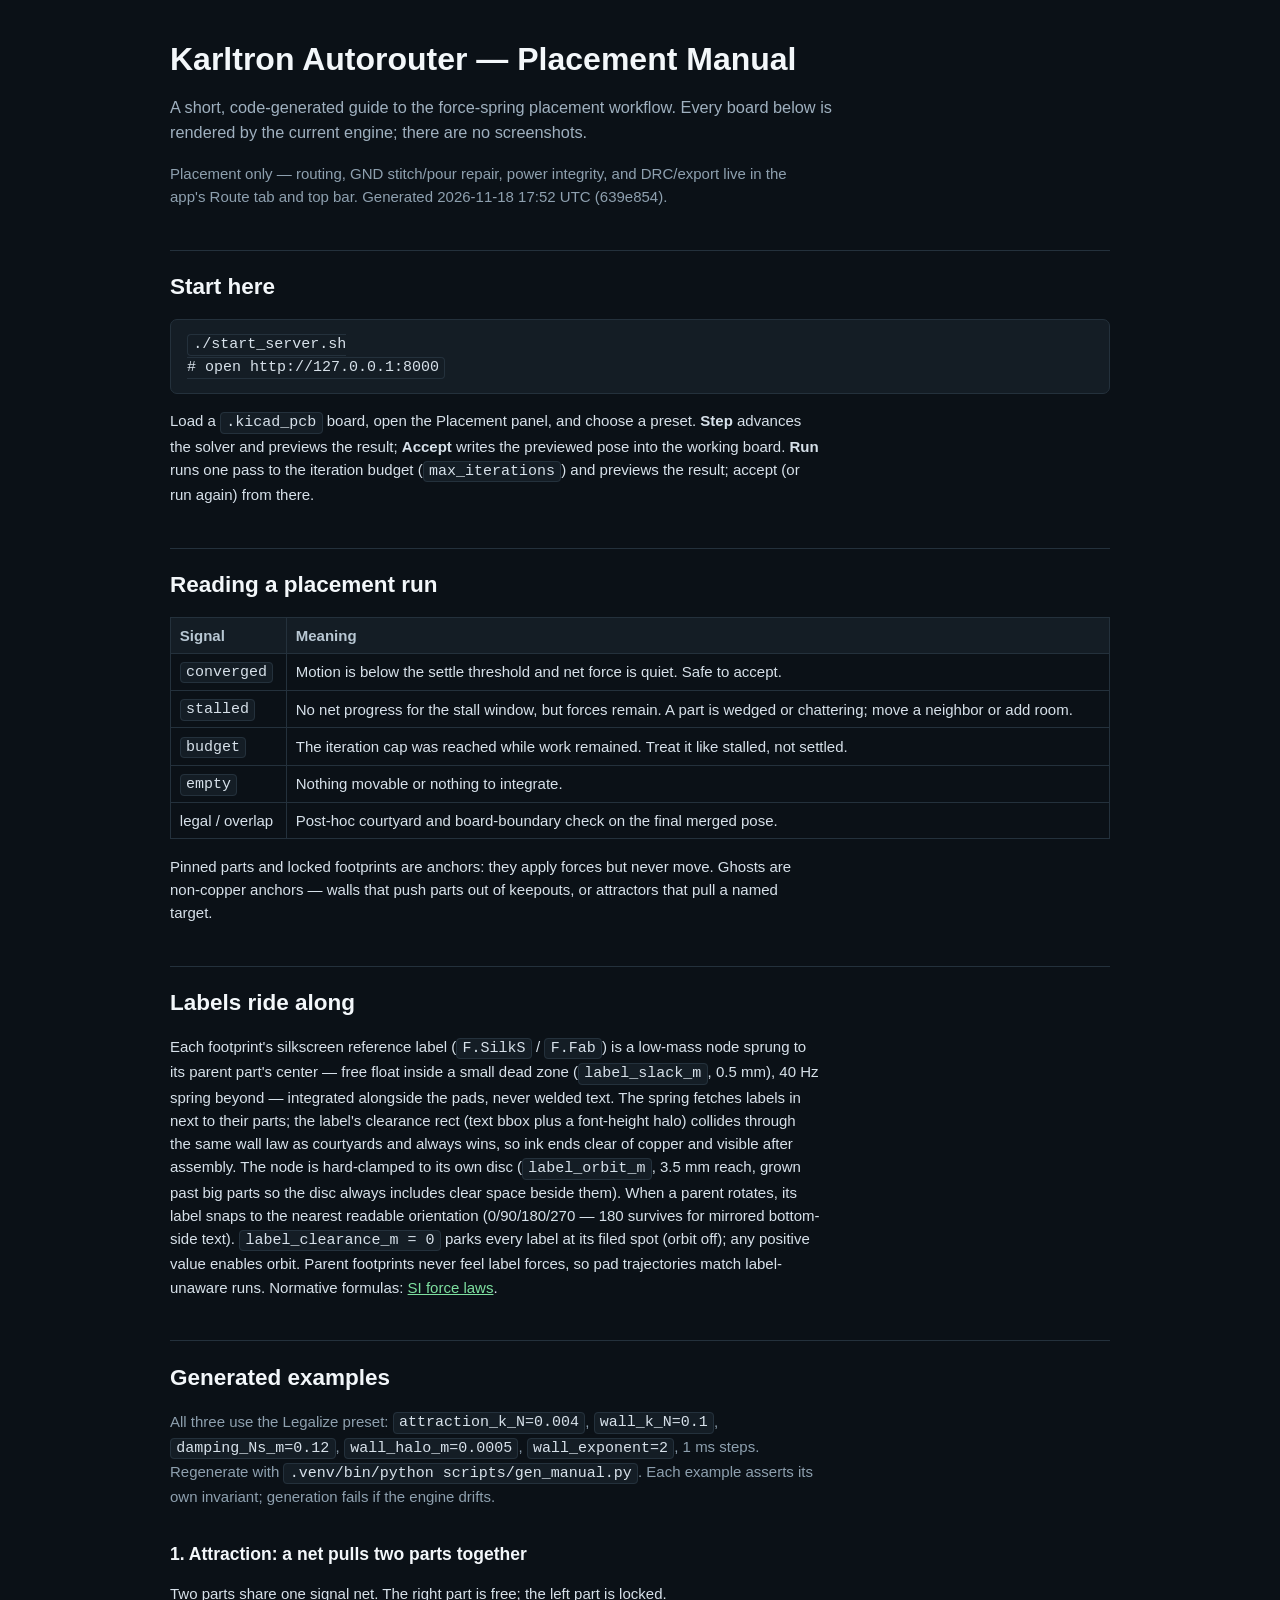
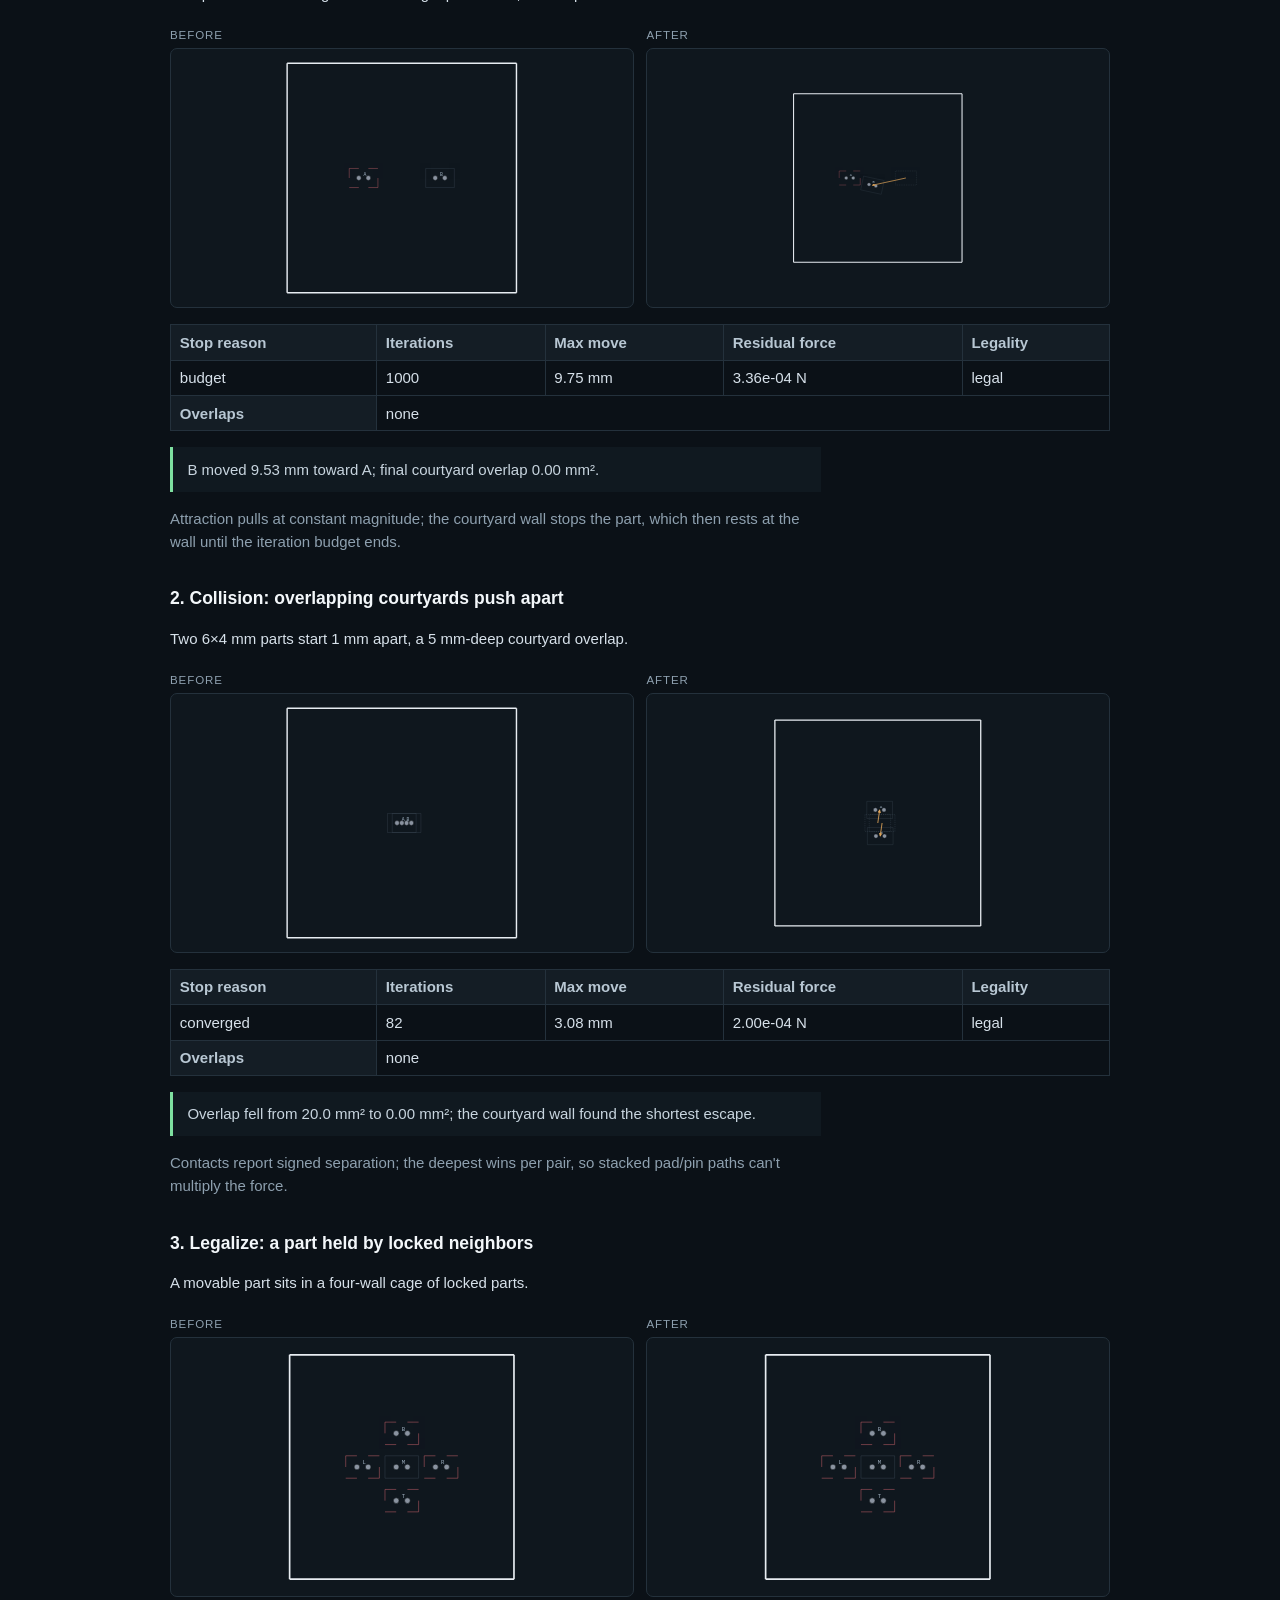
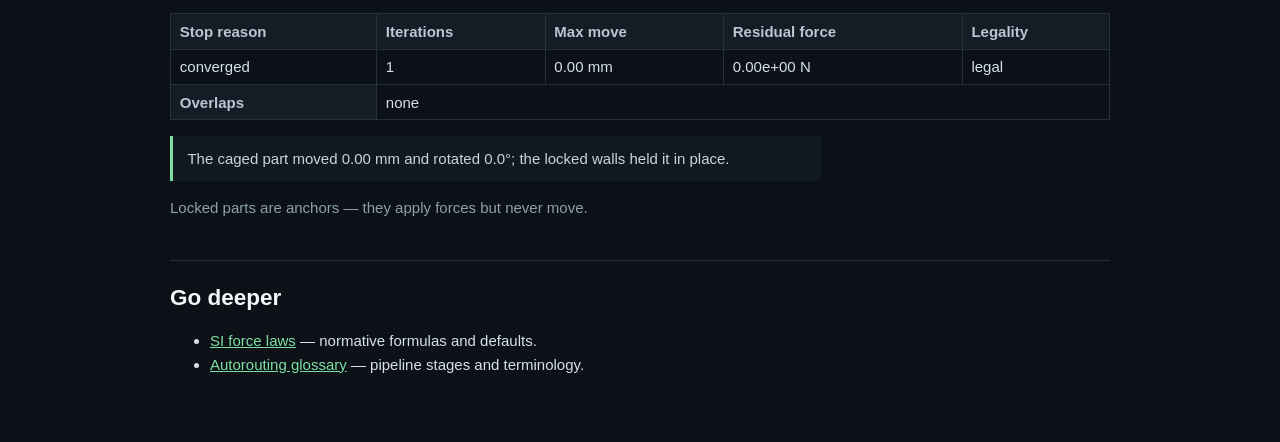
<file: ui/manual.html>
<!doctype html>
<html lang="en">
<head>
<meta charset="utf-8">
<meta name="viewport" content="width=device-width, initial-scale=1">
<title>Karltron Autorouter — Placement Manual</title>
<style>
  :root { color-scheme: dark; }
  * { box-sizing: border-box; }
  body { margin: 0; background: #0b1117; color: #d7e1ea;
         font: 15px/1.55 -apple-system, BlinkMacSystemFont, "Segoe UI", sans-serif; }
  main { max-width: 980px; margin: 0 auto; padding: 2.5rem 1.25rem 4rem; }
  h1, h2, h3 { color: #f3f7fa; line-height: 1.2; }
  h1 { font-size: 2rem; margin: 0 0 .4rem; }
  h2 { margin-top: 2.6rem; border-top: 1px solid #24313c; padding-top: 1.4rem; }
  h3 { margin-top: 1.7rem; }
  p, li { max-width: 78ch; }
  a { color: #7ee0a0; }
  code, pre { font-family: ui-monospace, SFMono-Regular, Menlo, monospace; }
  code { background: #141d25; border: 1px solid #24313c; border-radius: 4px;
         padding: .08em .35em; color: #d7e1ea; }
  pre { background: #141d25; border: 1px solid #24313c; border-radius: 7px;
        padding: .85rem 1rem; overflow: auto; }
  .lede { color: #9fb0bf; font-size: 1.02rem; }
  .example { margin-top: 2.2rem; }
  .boards { display: grid; grid-template-columns: 1fr 1fr; gap: .8rem; margin: 1rem 0; }
  .board { height: 260px; background: #0f171e; border: 1px solid #24313c;
           border-radius: 7px; overflow: hidden; }
  .board svg { display: block; width: 100%; height: 100%; }
  .board-label { color: #8ea0af; font-size: .72rem; letter-spacing: .08em;
                 text-transform: uppercase; margin: .35rem 0 .2rem; }
  table { border-collapse: collapse; width: 100%; margin: .8rem 0 1rem; }
  th, td { border: 1px solid #24313c; padding: .35rem .55rem; text-align: left; }
  th { background: #141d25; color: #b8c7d3; font-weight: 600; }
  .note { border-left: 3px solid #7ee0a0; background: #101920;
          padding: .65rem .9rem; margin: .8rem 0 0; color: #c8d5df; }
  .muted { color: #8ea0af; }
  @media (max-width: 720px) { .boards { grid-template-columns: 1fr; } }
</style>
</head>
<body>
<main>
<h1>Karltron Autorouter — Placement Manual</h1>
<p class="lede">A short, code-generated guide to the force-spring placement workflow.
Every board below is rendered by the current engine; there are no screenshots.</p>
<p class="muted">Placement only — routing, GND stitch/pour repair, power integrity,
and DRC/export live in the app's Route tab and top bar. Generated 2026-11-18 17:52 UTC (639e854).</p>

<h2>Start here</h2>
<pre><code>./start_server.sh
# open http://127.0.0.1:8000</code></pre>
<p>Load a <code>.kicad_pcb</code> board, open the Placement panel, and choose a
preset. <strong>Step</strong> advances the solver and previews the result;
<strong>Accept</strong> writes the previewed pose into the working board.
<strong>Run</strong> runs one pass to the iteration budget
(<code>max_iterations</code>) and previews the result; accept (or run
again) from there.</p>

<h2>Reading a placement run</h2>
<table>
<tr><th>Signal</th><th>Meaning</th></tr>
<tr><td><code>converged</code></td><td>Motion is below the settle threshold and net force is quiet. Safe to accept.</td></tr>
<tr><td><code>stalled</code></td><td>No net progress for the stall window, but forces remain. A part is wedged or chattering; move a neighbor or add room.</td></tr>
<tr><td><code>budget</code></td><td>The iteration cap was reached while work remained. Treat it like stalled, not settled.</td></tr>
<tr><td><code>empty</code></td><td>Nothing movable or nothing to integrate.</td></tr>
<tr><td>legal / overlap</td><td>Post-hoc courtyard and board-boundary check on the final merged pose.</td></tr>
</table>
<p>Pinned parts and locked footprints are anchors: they apply forces but never
move. Ghosts are non-copper anchors — walls that push parts out of keepouts,
or attractors that pull a named target.</p>

<h2>Labels ride along</h2>
<p>Each footprint's silkscreen reference label (<code>F.SilkS</code> /
<code>F.Fab</code>) is a low-mass node sprung to its parent part's center —
free float inside a small dead zone (<code>label_slack_m</code>,
0.5 mm), 40 Hz spring beyond — integrated alongside the pads, never welded
text. The spring fetches labels in next to their parts; the label's
clearance rect (text bbox plus a font-height halo) collides through the
same wall law as courtyards and always wins, so ink ends clear of copper
and visible after assembly. The node is hard-clamped to its own disc
(<code>label_orbit_m</code>, 3.5 mm reach, grown past big parts so the disc
always includes clear space beside them). When a parent rotates, its label
snaps to the nearest readable
orientation (0/90/180/270 — 180 survives for mirrored bottom-side text).
<code>label_clearance_m = 0</code> parks every
label at its filed spot (orbit off); any positive value enables orbit.
Parent footprints never feel label forces, so pad trajectories match
label-unaware runs. Normative formulas:
<a href="/docs.html?doc=docs/si_force_laws.md">SI force laws</a>.</p>

<h2>Generated examples</h2>
<p class="muted">All three use the Legalize preset: <code>attraction_k_N=0.004</code>,
<code>wall_k_N=0.1</code>, <code>damping_Ns_m=0.12</code>,
<code>wall_halo_m=0.0005</code>, <code>wall_exponent=2</code>, 1 ms steps.
Regenerate with <code>.venv/bin/python scripts/gen_manual.py</code>.
Each example asserts its own invariant; generation fails if the engine drifts.</p>

<section class="example">
<h3>1. Attraction: a net pulls two parts together</h3>
<p>Two parts share one signal net. The right part is free; the left part is locked.</p>
<div class="boards">
  <div><div class="board-label">before</div><div class="board"><svg xmlns="http://www.w3.org/2000/svg" viewBox="-27.000 -27.000 54.000 54.000" width="100%" height="100%">
<title>attraction — before</title>
<g stroke="#e8edf2" stroke-width="0.3" fill="none">
<line x1="-24.000" y1="-24.000" x2="24.000" y2="-24.000"/>
<line x1="24.000" y1="-24.000" x2="24.000" y2="24.000"/>
<line x1="24.000" y1="24.000" x2="-24.000" y2="24.000"/>
<line x1="-24.000" y1="24.000" x2="-24.000" y2="-24.000"/>
</g>
<g class="footprint fp-locked" data-fp-uuid="uuid-a">
<line x1="-5.000" y1="-2.000" x2="-11.000" y2="-2.000" stroke="#e06c75" stroke-width="0.1" stroke-dasharray="2 2" opacity="0.8"/>
<line x1="-11.000" y1="-2.000" x2="-11.000" y2="2.000" stroke="#e06c75" stroke-width="0.1" stroke-dasharray="2 2" opacity="0.8"/>
<line x1="-11.000" y1="2.000" x2="-5.000" y2="2.000" stroke="#e06c75" stroke-width="0.1" stroke-dasharray="2 2" opacity="0.8"/>
<line x1="-5.000" y1="2.000" x2="-5.000" y2="-2.000" stroke="#e06c75" stroke-width="0.1" stroke-dasharray="2 2" opacity="0.8"/>
<circle cx="-9.000" cy="0.000" r="0.500" fill="#8a93a0" stroke="#0e1216" stroke-width="0.1" data-net="SIG" data-ref="A" data-pad="1" data-uuid="uuid-a"><title>SIG</title></circle>
<circle cx="-7.000" cy="0.000" r="0.500" fill="#8a93a0" stroke="#0e1216" stroke-width="0.1" data-net="N-A2" data-ref="A" data-pad="2" data-uuid="uuid-a"><title>N-A2</title></circle>
<g class="label" data-label-for="uuid-a" pointer-events="none"><text x="-8.000" y="-0.500" fill="#9fb0c0" font-family="monospace" font-size="1">A</text></g>
</g>
<g class="footprint fp-movable" data-fp-uuid="uuid-b">
<line x1="11.000" y1="-2.000" x2="5.000" y2="-2.000" stroke="#5b6b7a" stroke-width="0.1" opacity="0.45"/>
<line x1="5.000" y1="-2.000" x2="5.000" y2="2.000" stroke="#5b6b7a" stroke-width="0.1" opacity="0.45"/>
<line x1="5.000" y1="2.000" x2="11.000" y2="2.000" stroke="#5b6b7a" stroke-width="0.1" opacity="0.45"/>
<line x1="11.000" y1="2.000" x2="11.000" y2="-2.000" stroke="#5b6b7a" stroke-width="0.1" opacity="0.45"/>
<circle cx="7.000" cy="0.000" r="0.500" fill="#8a93a0" stroke="#0e1216" stroke-width="0.1" data-net="SIG" data-ref="B" data-pad="1" data-uuid="uuid-b"><title>SIG</title></circle>
<circle cx="9.000" cy="0.000" r="0.500" fill="#8a93a0" stroke="#0e1216" stroke-width="0.1" data-net="N-B2" data-ref="B" data-pad="2" data-uuid="uuid-b"><title>N-B2</title></circle>
<g class="label" data-label-for="uuid-b" pointer-events="none"><text x="8.000" y="-0.500" fill="#9fb0c0" font-family="monospace" font-size="1">B</text></g>
</g>
<g id="layer-vias">
</g>
</svg></div></div>
  <div><div class="board-label">after</div><div class="board"><svg xmlns="http://www.w3.org/2000/svg" viewBox="-36.752 -36.752 73.505 73.505" width="100%" height="100%">
<title>attraction — after</title>
<defs><marker id="move-arrow" viewBox="0 0 10 10" refX="8" refY="5" markerWidth="4" markerHeight="4" orient="auto-start-reverse"><path d="M 0 0 L 10 5 L 0 10 z" fill="#e0a458"/></marker></defs>
<g stroke="#e8edf2" stroke-width="0.3" fill="none">
<line x1="-24.000" y1="-24.000" x2="24.000" y2="-24.000"/>
<line x1="24.000" y1="-24.000" x2="24.000" y2="24.000"/>
<line x1="24.000" y1="24.000" x2="-24.000" y2="24.000"/>
<line x1="-24.000" y1="24.000" x2="-24.000" y2="-24.000"/>
</g>
<g class="footprint fp-locked" data-fp-uuid="uuid-a">
<line x1="-5.000" y1="-2.000" x2="-11.000" y2="-2.000" stroke="#e06c75" stroke-width="0.1" stroke-dasharray="2 2" opacity="0.8"/>
<line x1="-11.000" y1="-2.000" x2="-11.000" y2="2.000" stroke="#e06c75" stroke-width="0.1" stroke-dasharray="2 2" opacity="0.8"/>
<line x1="-11.000" y1="2.000" x2="-5.000" y2="2.000" stroke="#e06c75" stroke-width="0.1" stroke-dasharray="2 2" opacity="0.8"/>
<line x1="-5.000" y1="2.000" x2="-5.000" y2="-2.000" stroke="#e06c75" stroke-width="0.1" stroke-dasharray="2 2" opacity="0.8"/>
<circle cx="-9.000" cy="0.000" r="0.500" fill="#8a93a0" stroke="#0e1216" stroke-width="0.1" data-net="SIG" data-ref="A" data-pad="1" data-uuid="uuid-a"><title>SIG</title></circle>
<circle cx="-7.000" cy="0.000" r="0.500" fill="#8a93a0" stroke="#0e1216" stroke-width="0.1" data-net="N-A2" data-ref="A" data-pad="2" data-uuid="uuid-a"><title>N-A2</title></circle>
<g class="label" data-label-for="uuid-a" pointer-events="none"><text x="-8.000" y="-0.500" fill="#9fb0c0" font-family="monospace" font-size="1">A</text></g>
</g>
<g class="footprint fp-movable" data-fp-uuid="uuid-b">
<line x1="1.821" y1="0.735" x2="-4.045" y2="-0.527" stroke="#5b6b7a" stroke-width="0.1" opacity="0.45"/>
<line x1="-4.045" y1="-0.527" x2="-4.886" y2="3.383" stroke="#5b6b7a" stroke-width="0.1" opacity="0.45"/>
<line x1="-4.886" y1="3.383" x2="0.979" y2="4.645" stroke="#5b6b7a" stroke-width="0.1" opacity="0.45"/>
<line x1="0.979" y1="4.645" x2="1.821" y2="0.735" stroke="#5b6b7a" stroke-width="0.1" opacity="0.45"/>
<circle cx="-2.510" cy="1.849" r="0.500" fill="#8a93a0" stroke="#0e1216" stroke-width="0.1" data-net="SIG" data-ref="B" data-pad="1" data-uuid="uuid-b"><title>SIG</title></circle>
<circle cx="-0.555" cy="2.269" r="0.500" fill="#8a93a0" stroke="#0e1216" stroke-width="0.1" data-net="N-B2" data-ref="B" data-pad="2" data-uuid="uuid-b"><title>N-B2</title></circle>
<g class="label" data-label-for="uuid-b" pointer-events="none"><text x="-1.533" y="1.559" fill="#9fb0c0" font-family="monospace" font-size="1">B</text></g>
</g>
<g id="layer-vias">
</g>
<g stroke="#3d4a56" stroke-width="0.1" stroke-dasharray="0.3 0.2" opacity="0.9">
<line x1="11.000" y1="-2.000" x2="5.000" y2="-2.000"/>
<line x1="5.000" y1="-2.000" x2="5.000" y2="2.000"/>
<line x1="5.000" y1="2.000" x2="11.000" y2="2.000"/>
<line x1="11.000" y1="2.000" x2="11.000" y2="-2.000"/>
</g>
<g stroke="#e0a458" stroke-width="0.2">
<line x1="8.000" y1="0.000" x2="-1.533" y2="2.059" marker-end="url(#move-arrow)"/>
</g>
</svg></div></div>
</div>
<table>
<tr><th>Stop reason</th><th>Iterations</th><th>Max move</th><th>Residual force</th><th>Legality</th></tr>
<tr><td>budget</td><td>1000</td>
<td>9.75 mm</td><td>3.36e-04 N</td>
<td>legal</td></tr>
<tr><th>Overlaps</th><td colspan="4">none</td></tr>
</table>
<p class="note">B moved 9.53 mm toward A; final courtyard overlap 0.00 mm².</p>
<p class="muted">Attraction pulls at constant magnitude; the courtyard wall stops the part, which then rests at the wall until the iteration budget ends.</p>
</section>

<section class="example">
<h3>2. Collision: overlapping courtyards push apart</h3>
<p>Two 6×4 mm parts start 1 mm apart, a 5 mm-deep courtyard overlap.</p>
<div class="boards">
  <div><div class="board-label">before</div><div class="board"><svg xmlns="http://www.w3.org/2000/svg" viewBox="-27.000 -27.000 54.000 54.000" width="100%" height="100%">
<title>collision — before</title>
<g stroke="#e8edf2" stroke-width="0.3" fill="none">
<line x1="-24.000" y1="-24.000" x2="24.000" y2="-24.000"/>
<line x1="24.000" y1="-24.000" x2="24.000" y2="24.000"/>
<line x1="24.000" y1="24.000" x2="-24.000" y2="24.000"/>
<line x1="-24.000" y1="24.000" x2="-24.000" y2="-24.000"/>
</g>
<g class="footprint fp-movable" data-fp-uuid="uuid-a">
<line x1="3.000" y1="-2.000" x2="-3.000" y2="-2.000" stroke="#5b6b7a" stroke-width="0.1" opacity="0.45"/>
<line x1="-3.000" y1="-2.000" x2="-3.000" y2="2.000" stroke="#5b6b7a" stroke-width="0.1" opacity="0.45"/>
<line x1="-3.000" y1="2.000" x2="3.000" y2="2.000" stroke="#5b6b7a" stroke-width="0.1" opacity="0.45"/>
<line x1="3.000" y1="2.000" x2="3.000" y2="-2.000" stroke="#5b6b7a" stroke-width="0.1" opacity="0.45"/>
<circle cx="-1.000" cy="0.000" r="0.500" fill="#8a93a0" stroke="#0e1216" stroke-width="0.1" data-net="N-A1" data-ref="A" data-pad="1" data-uuid="uuid-a"><title>N-A1</title></circle>
<circle cx="1.000" cy="0.000" r="0.500" fill="#8a93a0" stroke="#0e1216" stroke-width="0.1" data-net="N-A2" data-ref="A" data-pad="2" data-uuid="uuid-a"><title>N-A2</title></circle>
<g class="label" data-label-for="uuid-a" pointer-events="none"><text x="0.000" y="-0.500" fill="#9fb0c0" font-family="monospace" font-size="1">A</text></g>
</g>
<g class="footprint fp-movable" data-fp-uuid="uuid-b">
<line x1="4.000" y1="-2.000" x2="-2.000" y2="-2.000" stroke="#5b6b7a" stroke-width="0.1" opacity="0.45"/>
<line x1="-2.000" y1="-2.000" x2="-2.000" y2="2.000" stroke="#5b6b7a" stroke-width="0.1" opacity="0.45"/>
<line x1="-2.000" y1="2.000" x2="4.000" y2="2.000" stroke="#5b6b7a" stroke-width="0.1" opacity="0.45"/>
<line x1="4.000" y1="2.000" x2="4.000" y2="-2.000" stroke="#5b6b7a" stroke-width="0.1" opacity="0.45"/>
<circle cx="0.000" cy="0.000" r="0.500" fill="#8a93a0" stroke="#0e1216" stroke-width="0.1" data-net="N-B1" data-ref="B" data-pad="1" data-uuid="uuid-b"><title>N-B1</title></circle>
<circle cx="2.000" cy="0.000" r="0.500" fill="#8a93a0" stroke="#0e1216" stroke-width="0.1" data-net="N-B2" data-ref="B" data-pad="2" data-uuid="uuid-b"><title>N-B2</title></circle>
<g class="label" data-label-for="uuid-b" pointer-events="none"><text x="1.000" y="-0.500" fill="#9fb0c0" font-family="monospace" font-size="1">B</text></g>
</g>
<g id="layer-vias">
</g>
</svg></div></div>
  <div><div class="board-label">after</div><div class="board"><svg xmlns="http://www.w3.org/2000/svg" viewBox="-30.080 -30.080 60.160 60.160" width="100%" height="100%">
<title>collision — after</title>
<defs><marker id="move-arrow" viewBox="0 0 10 10" refX="8" refY="5" markerWidth="4" markerHeight="4" orient="auto-start-reverse"><path d="M 0 0 L 10 5 L 0 10 z" fill="#e0a458"/></marker></defs>
<g stroke="#e8edf2" stroke-width="0.3" fill="none">
<line x1="-24.000" y1="-24.000" x2="24.000" y2="-24.000"/>
<line x1="24.000" y1="-24.000" x2="24.000" y2="24.000"/>
<line x1="24.000" y1="24.000" x2="-24.000" y2="24.000"/>
<line x1="-24.000" y1="24.000" x2="-24.000" y2="-24.000"/>
</g>
<g class="footprint fp-movable" data-fp-uuid="uuid-a">
<line x1="3.432" y1="-5.051" x2="-2.568" y2="-5.048" stroke="#5b6b7a" stroke-width="0.1" opacity="0.45"/>
<line x1="-2.568" y1="-5.048" x2="-2.565" y2="-1.048" stroke="#5b6b7a" stroke-width="0.1" opacity="0.45"/>
<line x1="-2.565" y1="-1.048" x2="3.435" y2="-1.051" stroke="#5b6b7a" stroke-width="0.1" opacity="0.45"/>
<line x1="3.435" y1="-1.051" x2="3.432" y2="-5.051" stroke="#5b6b7a" stroke-width="0.1" opacity="0.45"/>
<circle cx="-0.566" cy="-3.049" r="0.500" fill="#8a93a0" stroke="#0e1216" stroke-width="0.1" data-net="N-A1" data-ref="A" data-pad="1" data-uuid="uuid-a"><title>N-A1</title></circle>
<circle cx="1.434" cy="-3.050" r="0.500" fill="#8a93a0" stroke="#0e1216" stroke-width="0.1" data-net="N-A2" data-ref="A" data-pad="2" data-uuid="uuid-a"><title>N-A2</title></circle>
<g class="label" data-label-for="uuid-a" pointer-events="none"><text x="0.434" y="-3.549" fill="#9fb0c0" font-family="monospace" font-size="1">A</text></g>
</g>
<g class="footprint fp-movable" data-fp-uuid="uuid-b">
<line x1="3.565" y1="1.048" x2="-2.435" y2="1.051" stroke="#5b6b7a" stroke-width="0.1" opacity="0.45"/>
<line x1="-2.435" y1="1.051" x2="-2.432" y2="5.051" stroke="#5b6b7a" stroke-width="0.1" opacity="0.45"/>
<line x1="-2.432" y1="5.051" x2="3.568" y2="5.048" stroke="#5b6b7a" stroke-width="0.1" opacity="0.45"/>
<line x1="3.568" y1="5.048" x2="3.565" y2="1.048" stroke="#5b6b7a" stroke-width="0.1" opacity="0.45"/>
<circle cx="-0.434" cy="3.050" r="0.500" fill="#8a93a0" stroke="#0e1216" stroke-width="0.1" data-net="N-B1" data-ref="B" data-pad="1" data-uuid="uuid-b"><title>N-B1</title></circle>
<circle cx="1.566" cy="3.049" r="0.500" fill="#8a93a0" stroke="#0e1216" stroke-width="0.1" data-net="N-B2" data-ref="B" data-pad="2" data-uuid="uuid-b"><title>N-B2</title></circle>
<g class="label" data-label-for="uuid-b" pointer-events="none"><text x="0.566" y="2.549" fill="#9fb0c0" font-family="monospace" font-size="1">B</text></g>
</g>
<g id="layer-vias">
</g>
<g stroke="#3d4a56" stroke-width="0.1" stroke-dasharray="0.3 0.2" opacity="0.9">
<line x1="3.000" y1="-2.000" x2="-3.000" y2="-2.000"/>
<line x1="-3.000" y1="-2.000" x2="-3.000" y2="2.000"/>
<line x1="-3.000" y1="2.000" x2="3.000" y2="2.000"/>
<line x1="3.000" y1="2.000" x2="3.000" y2="-2.000"/>
<line x1="4.000" y1="-2.000" x2="-2.000" y2="-2.000"/>
<line x1="-2.000" y1="-2.000" x2="-2.000" y2="2.000"/>
<line x1="-2.000" y1="2.000" x2="4.000" y2="2.000"/>
<line x1="4.000" y1="2.000" x2="4.000" y2="-2.000"/>
</g>
<g stroke="#e0a458" stroke-width="0.2">
<line x1="0.000" y1="0.000" x2="0.434" y2="-3.049" marker-end="url(#move-arrow)"/>
<line x1="1.000" y1="0.000" x2="0.566" y2="3.049" marker-end="url(#move-arrow)"/>
</g>
</svg></div></div>
</div>
<table>
<tr><th>Stop reason</th><th>Iterations</th><th>Max move</th><th>Residual force</th><th>Legality</th></tr>
<tr><td>converged</td><td>82</td>
<td>3.08 mm</td><td>2.00e-04 N</td>
<td>legal</td></tr>
<tr><th>Overlaps</th><td colspan="4">none</td></tr>
</table>
<p class="note">Overlap fell from 20.0 mm² to 0.00 mm²; the courtyard wall found the shortest escape.</p>
<p class="muted">Contacts report signed separation; the deepest wins per pair, so stacked pad/pin paths can&#x27;t multiply the force.</p>
</section>

<section class="example">
<h3>3. Legalize: a part held by locked neighbors</h3>
<p>A movable part sits in a four-wall cage of locked parts.</p>
<div class="boards">
  <div><div class="board-label">before</div><div class="board"><svg xmlns="http://www.w3.org/2000/svg" viewBox="-23.000 -23.000 46.000 46.000" width="100%" height="100%">
<title>cage — before</title>
<g stroke="#e8edf2" stroke-width="0.3" fill="none">
<line x1="-20.000" y1="-20.000" x2="20.000" y2="-20.000"/>
<line x1="20.000" y1="-20.000" x2="20.000" y2="20.000"/>
<line x1="20.000" y1="20.000" x2="-20.000" y2="20.000"/>
<line x1="-20.000" y1="20.000" x2="-20.000" y2="-20.000"/>
</g>
<g class="footprint fp-locked" data-fp-uuid="uuid-l">
<line x1="-4.000" y1="-2.000" x2="-10.000" y2="-2.000" stroke="#e06c75" stroke-width="0.1" stroke-dasharray="2 2" opacity="0.8"/>
<line x1="-10.000" y1="-2.000" x2="-10.000" y2="2.000" stroke="#e06c75" stroke-width="0.1" stroke-dasharray="2 2" opacity="0.8"/>
<line x1="-10.000" y1="2.000" x2="-4.000" y2="2.000" stroke="#e06c75" stroke-width="0.1" stroke-dasharray="2 2" opacity="0.8"/>
<line x1="-4.000" y1="2.000" x2="-4.000" y2="-2.000" stroke="#e06c75" stroke-width="0.1" stroke-dasharray="2 2" opacity="0.8"/>
<circle cx="-8.000" cy="0.000" r="0.500" fill="#8a93a0" stroke="#0e1216" stroke-width="0.1" data-net="N-L1" data-ref="L" data-pad="1" data-uuid="uuid-l"><title>N-L1</title></circle>
<circle cx="-6.000" cy="0.000" r="0.500" fill="#8a93a0" stroke="#0e1216" stroke-width="0.1" data-net="N-L2" data-ref="L" data-pad="2" data-uuid="uuid-l"><title>N-L2</title></circle>
<g class="label" data-label-for="uuid-l" pointer-events="none"><text x="-7.000" y="-0.500" fill="#9fb0c0" font-family="monospace" font-size="1">L</text></g>
</g>
<g class="footprint fp-locked" data-fp-uuid="uuid-r">
<line x1="10.000" y1="-2.000" x2="4.000" y2="-2.000" stroke="#e06c75" stroke-width="0.1" stroke-dasharray="2 2" opacity="0.8"/>
<line x1="4.000" y1="-2.000" x2="4.000" y2="2.000" stroke="#e06c75" stroke-width="0.1" stroke-dasharray="2 2" opacity="0.8"/>
<line x1="4.000" y1="2.000" x2="10.000" y2="2.000" stroke="#e06c75" stroke-width="0.1" stroke-dasharray="2 2" opacity="0.8"/>
<line x1="10.000" y1="2.000" x2="10.000" y2="-2.000" stroke="#e06c75" stroke-width="0.1" stroke-dasharray="2 2" opacity="0.8"/>
<circle cx="6.000" cy="0.000" r="0.500" fill="#8a93a0" stroke="#0e1216" stroke-width="0.1" data-net="N-R1" data-ref="R" data-pad="1" data-uuid="uuid-r"><title>N-R1</title></circle>
<circle cx="8.000" cy="0.000" r="0.500" fill="#8a93a0" stroke="#0e1216" stroke-width="0.1" data-net="N-R2" data-ref="R" data-pad="2" data-uuid="uuid-r"><title>N-R2</title></circle>
<g class="label" data-label-for="uuid-r" pointer-events="none"><text x="7.000" y="-0.500" fill="#9fb0c0" font-family="monospace" font-size="1">R</text></g>
</g>
<g class="footprint fp-locked" data-fp-uuid="uuid-t">
<line x1="3.000" y1="4.000" x2="-3.000" y2="4.000" stroke="#e06c75" stroke-width="0.1" stroke-dasharray="2 2" opacity="0.8"/>
<line x1="-3.000" y1="4.000" x2="-3.000" y2="8.000" stroke="#e06c75" stroke-width="0.1" stroke-dasharray="2 2" opacity="0.8"/>
<line x1="-3.000" y1="8.000" x2="3.000" y2="8.000" stroke="#e06c75" stroke-width="0.1" stroke-dasharray="2 2" opacity="0.8"/>
<line x1="3.000" y1="8.000" x2="3.000" y2="4.000" stroke="#e06c75" stroke-width="0.1" stroke-dasharray="2 2" opacity="0.8"/>
<circle cx="-1.000" cy="6.000" r="0.500" fill="#8a93a0" stroke="#0e1216" stroke-width="0.1" data-net="N-T1" data-ref="T" data-pad="1" data-uuid="uuid-t"><title>N-T1</title></circle>
<circle cx="1.000" cy="6.000" r="0.500" fill="#8a93a0" stroke="#0e1216" stroke-width="0.1" data-net="N-T2" data-ref="T" data-pad="2" data-uuid="uuid-t"><title>N-T2</title></circle>
<g class="label" data-label-for="uuid-t" pointer-events="none"><text x="0.000" y="5.500" fill="#9fb0c0" font-family="monospace" font-size="1">T</text></g>
</g>
<g class="footprint fp-locked" data-fp-uuid="uuid-b">
<line x1="3.000" y1="-8.000" x2="-3.000" y2="-8.000" stroke="#e06c75" stroke-width="0.1" stroke-dasharray="2 2" opacity="0.8"/>
<line x1="-3.000" y1="-8.000" x2="-3.000" y2="-4.000" stroke="#e06c75" stroke-width="0.1" stroke-dasharray="2 2" opacity="0.8"/>
<line x1="-3.000" y1="-4.000" x2="3.000" y2="-4.000" stroke="#e06c75" stroke-width="0.1" stroke-dasharray="2 2" opacity="0.8"/>
<line x1="3.000" y1="-4.000" x2="3.000" y2="-8.000" stroke="#e06c75" stroke-width="0.1" stroke-dasharray="2 2" opacity="0.8"/>
<circle cx="-1.000" cy="-6.000" r="0.500" fill="#8a93a0" stroke="#0e1216" stroke-width="0.1" data-net="N-B1" data-ref="B" data-pad="1" data-uuid="uuid-b"><title>N-B1</title></circle>
<circle cx="1.000" cy="-6.000" r="0.500" fill="#8a93a0" stroke="#0e1216" stroke-width="0.1" data-net="N-B2" data-ref="B" data-pad="2" data-uuid="uuid-b"><title>N-B2</title></circle>
<g class="label" data-label-for="uuid-b" pointer-events="none"><text x="0.000" y="-6.500" fill="#9fb0c0" font-family="monospace" font-size="1">B</text></g>
</g>
<g class="footprint fp-movable" data-fp-uuid="uuid-m">
<line x1="3.000" y1="-2.000" x2="-3.000" y2="-2.000" stroke="#5b6b7a" stroke-width="0.1" opacity="0.45"/>
<line x1="-3.000" y1="-2.000" x2="-3.000" y2="2.000" stroke="#5b6b7a" stroke-width="0.1" opacity="0.45"/>
<line x1="-3.000" y1="2.000" x2="3.000" y2="2.000" stroke="#5b6b7a" stroke-width="0.1" opacity="0.45"/>
<line x1="3.000" y1="2.000" x2="3.000" y2="-2.000" stroke="#5b6b7a" stroke-width="0.1" opacity="0.45"/>
<circle cx="-1.000" cy="0.000" r="0.500" fill="#8a93a0" stroke="#0e1216" stroke-width="0.1" data-net="N-M1" data-ref="M" data-pad="1" data-uuid="uuid-m"><title>N-M1</title></circle>
<circle cx="1.000" cy="0.000" r="0.500" fill="#8a93a0" stroke="#0e1216" stroke-width="0.1" data-net="N-M2" data-ref="M" data-pad="2" data-uuid="uuid-m"><title>N-M2</title></circle>
<g class="label" data-label-for="uuid-m" pointer-events="none"><text x="0.000" y="-0.500" fill="#9fb0c0" font-family="monospace" font-size="1">M</text></g>
</g>
<g id="layer-vias">
</g>
</svg></div></div>
  <div><div class="board-label">after</div><div class="board"><svg xmlns="http://www.w3.org/2000/svg" viewBox="-23.000 -23.000 46.000 46.000" width="100%" height="100%">
<title>cage — after</title>
<g stroke="#e8edf2" stroke-width="0.3" fill="none">
<line x1="-20.000" y1="-20.000" x2="20.000" y2="-20.000"/>
<line x1="20.000" y1="-20.000" x2="20.000" y2="20.000"/>
<line x1="20.000" y1="20.000" x2="-20.000" y2="20.000"/>
<line x1="-20.000" y1="20.000" x2="-20.000" y2="-20.000"/>
</g>
<g class="footprint fp-locked" data-fp-uuid="uuid-l">
<line x1="-4.000" y1="-2.000" x2="-10.000" y2="-2.000" stroke="#e06c75" stroke-width="0.1" stroke-dasharray="2 2" opacity="0.8"/>
<line x1="-10.000" y1="-2.000" x2="-10.000" y2="2.000" stroke="#e06c75" stroke-width="0.1" stroke-dasharray="2 2" opacity="0.8"/>
<line x1="-10.000" y1="2.000" x2="-4.000" y2="2.000" stroke="#e06c75" stroke-width="0.1" stroke-dasharray="2 2" opacity="0.8"/>
<line x1="-4.000" y1="2.000" x2="-4.000" y2="-2.000" stroke="#e06c75" stroke-width="0.1" stroke-dasharray="2 2" opacity="0.8"/>
<circle cx="-8.000" cy="0.000" r="0.500" fill="#8a93a0" stroke="#0e1216" stroke-width="0.1" data-net="N-L1" data-ref="L" data-pad="1" data-uuid="uuid-l"><title>N-L1</title></circle>
<circle cx="-6.000" cy="0.000" r="0.500" fill="#8a93a0" stroke="#0e1216" stroke-width="0.1" data-net="N-L2" data-ref="L" data-pad="2" data-uuid="uuid-l"><title>N-L2</title></circle>
<g class="label" data-label-for="uuid-l" pointer-events="none"><text x="-7.000" y="-0.500" fill="#9fb0c0" font-family="monospace" font-size="1">L</text></g>
</g>
<g class="footprint fp-locked" data-fp-uuid="uuid-r">
<line x1="10.000" y1="-2.000" x2="4.000" y2="-2.000" stroke="#e06c75" stroke-width="0.1" stroke-dasharray="2 2" opacity="0.8"/>
<line x1="4.000" y1="-2.000" x2="4.000" y2="2.000" stroke="#e06c75" stroke-width="0.1" stroke-dasharray="2 2" opacity="0.8"/>
<line x1="4.000" y1="2.000" x2="10.000" y2="2.000" stroke="#e06c75" stroke-width="0.1" stroke-dasharray="2 2" opacity="0.8"/>
<line x1="10.000" y1="2.000" x2="10.000" y2="-2.000" stroke="#e06c75" stroke-width="0.1" stroke-dasharray="2 2" opacity="0.8"/>
<circle cx="6.000" cy="0.000" r="0.500" fill="#8a93a0" stroke="#0e1216" stroke-width="0.1" data-net="N-R1" data-ref="R" data-pad="1" data-uuid="uuid-r"><title>N-R1</title></circle>
<circle cx="8.000" cy="0.000" r="0.500" fill="#8a93a0" stroke="#0e1216" stroke-width="0.1" data-net="N-R2" data-ref="R" data-pad="2" data-uuid="uuid-r"><title>N-R2</title></circle>
<g class="label" data-label-for="uuid-r" pointer-events="none"><text x="7.000" y="-0.500" fill="#9fb0c0" font-family="monospace" font-size="1">R</text></g>
</g>
<g class="footprint fp-locked" data-fp-uuid="uuid-t">
<line x1="3.000" y1="4.000" x2="-3.000" y2="4.000" stroke="#e06c75" stroke-width="0.1" stroke-dasharray="2 2" opacity="0.8"/>
<line x1="-3.000" y1="4.000" x2="-3.000" y2="8.000" stroke="#e06c75" stroke-width="0.1" stroke-dasharray="2 2" opacity="0.8"/>
<line x1="-3.000" y1="8.000" x2="3.000" y2="8.000" stroke="#e06c75" stroke-width="0.1" stroke-dasharray="2 2" opacity="0.8"/>
<line x1="3.000" y1="8.000" x2="3.000" y2="4.000" stroke="#e06c75" stroke-width="0.1" stroke-dasharray="2 2" opacity="0.8"/>
<circle cx="-1.000" cy="6.000" r="0.500" fill="#8a93a0" stroke="#0e1216" stroke-width="0.1" data-net="N-T1" data-ref="T" data-pad="1" data-uuid="uuid-t"><title>N-T1</title></circle>
<circle cx="1.000" cy="6.000" r="0.500" fill="#8a93a0" stroke="#0e1216" stroke-width="0.1" data-net="N-T2" data-ref="T" data-pad="2" data-uuid="uuid-t"><title>N-T2</title></circle>
<g class="label" data-label-for="uuid-t" pointer-events="none"><text x="0.000" y="5.500" fill="#9fb0c0" font-family="monospace" font-size="1">T</text></g>
</g>
<g class="footprint fp-locked" data-fp-uuid="uuid-b">
<line x1="3.000" y1="-8.000" x2="-3.000" y2="-8.000" stroke="#e06c75" stroke-width="0.1" stroke-dasharray="2 2" opacity="0.8"/>
<line x1="-3.000" y1="-8.000" x2="-3.000" y2="-4.000" stroke="#e06c75" stroke-width="0.1" stroke-dasharray="2 2" opacity="0.8"/>
<line x1="-3.000" y1="-4.000" x2="3.000" y2="-4.000" stroke="#e06c75" stroke-width="0.1" stroke-dasharray="2 2" opacity="0.8"/>
<line x1="3.000" y1="-4.000" x2="3.000" y2="-8.000" stroke="#e06c75" stroke-width="0.1" stroke-dasharray="2 2" opacity="0.8"/>
<circle cx="-1.000" cy="-6.000" r="0.500" fill="#8a93a0" stroke="#0e1216" stroke-width="0.1" data-net="N-B1" data-ref="B" data-pad="1" data-uuid="uuid-b"><title>N-B1</title></circle>
<circle cx="1.000" cy="-6.000" r="0.500" fill="#8a93a0" stroke="#0e1216" stroke-width="0.1" data-net="N-B2" data-ref="B" data-pad="2" data-uuid="uuid-b"><title>N-B2</title></circle>
<g class="label" data-label-for="uuid-b" pointer-events="none"><text x="0.000" y="-6.500" fill="#9fb0c0" font-family="monospace" font-size="1">B</text></g>
</g>
<g class="footprint fp-movable" data-fp-uuid="uuid-m">
<line x1="3.000" y1="-2.000" x2="-3.000" y2="-2.000" stroke="#5b6b7a" stroke-width="0.1" opacity="0.45"/>
<line x1="-3.000" y1="-2.000" x2="-3.000" y2="2.000" stroke="#5b6b7a" stroke-width="0.1" opacity="0.45"/>
<line x1="-3.000" y1="2.000" x2="3.000" y2="2.000" stroke="#5b6b7a" stroke-width="0.1" opacity="0.45"/>
<line x1="3.000" y1="2.000" x2="3.000" y2="-2.000" stroke="#5b6b7a" stroke-width="0.1" opacity="0.45"/>
<circle cx="-1.000" cy="0.000" r="0.500" fill="#8a93a0" stroke="#0e1216" stroke-width="0.1" data-net="N-M1" data-ref="M" data-pad="1" data-uuid="uuid-m"><title>N-M1</title></circle>
<circle cx="1.000" cy="0.000" r="0.500" fill="#8a93a0" stroke="#0e1216" stroke-width="0.1" data-net="N-M2" data-ref="M" data-pad="2" data-uuid="uuid-m"><title>N-M2</title></circle>
<g class="label" data-label-for="uuid-m" pointer-events="none"><text x="0.000" y="-0.500" fill="#9fb0c0" font-family="monospace" font-size="1">M</text></g>
</g>
<g id="layer-vias">
</g>
</svg></div></div>
</div>
<table>
<tr><th>Stop reason</th><th>Iterations</th><th>Max move</th><th>Residual force</th><th>Legality</th></tr>
<tr><td>converged</td><td>1</td>
<td>0.00 mm</td><td>0.00e+00 N</td>
<td>legal</td></tr>
<tr><th>Overlaps</th><td colspan="4">none</td></tr>
</table>
<p class="note">The caged part moved 0.00 mm and rotated 0.0°; the locked walls held it in place.</p>
<p class="muted">Locked parts are anchors — they apply forces but never move.</p>
</section>


<h2>Go deeper</h2>
<ul>
 <li><a href="/docs.html?doc=docs/si_force_laws.md">SI force laws</a> — normative formulas and defaults.</li>
 <li><a href="/docs.html?doc=docs/autorouting_glossary.md">Autorouting glossary</a> — pipeline stages and terminology.</li>
</ul>
</main>
</body>
</html>
</file>
